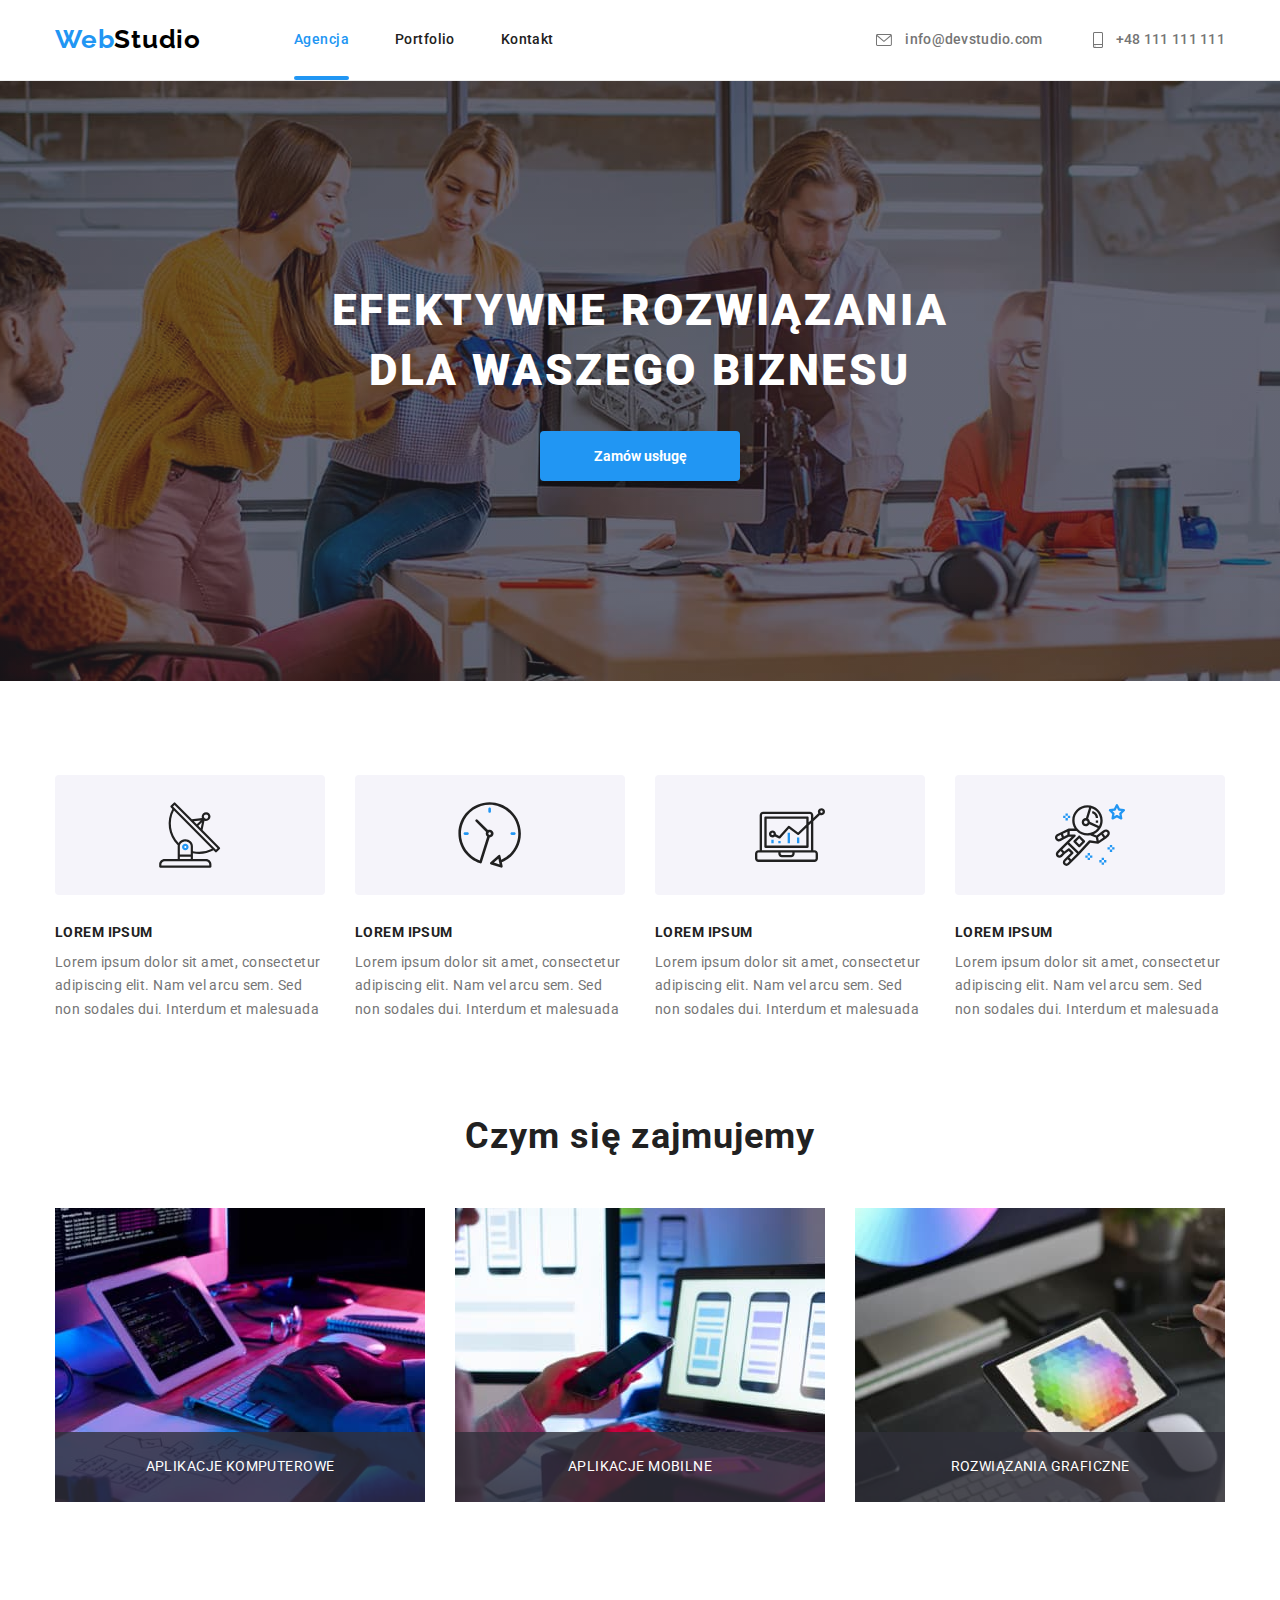
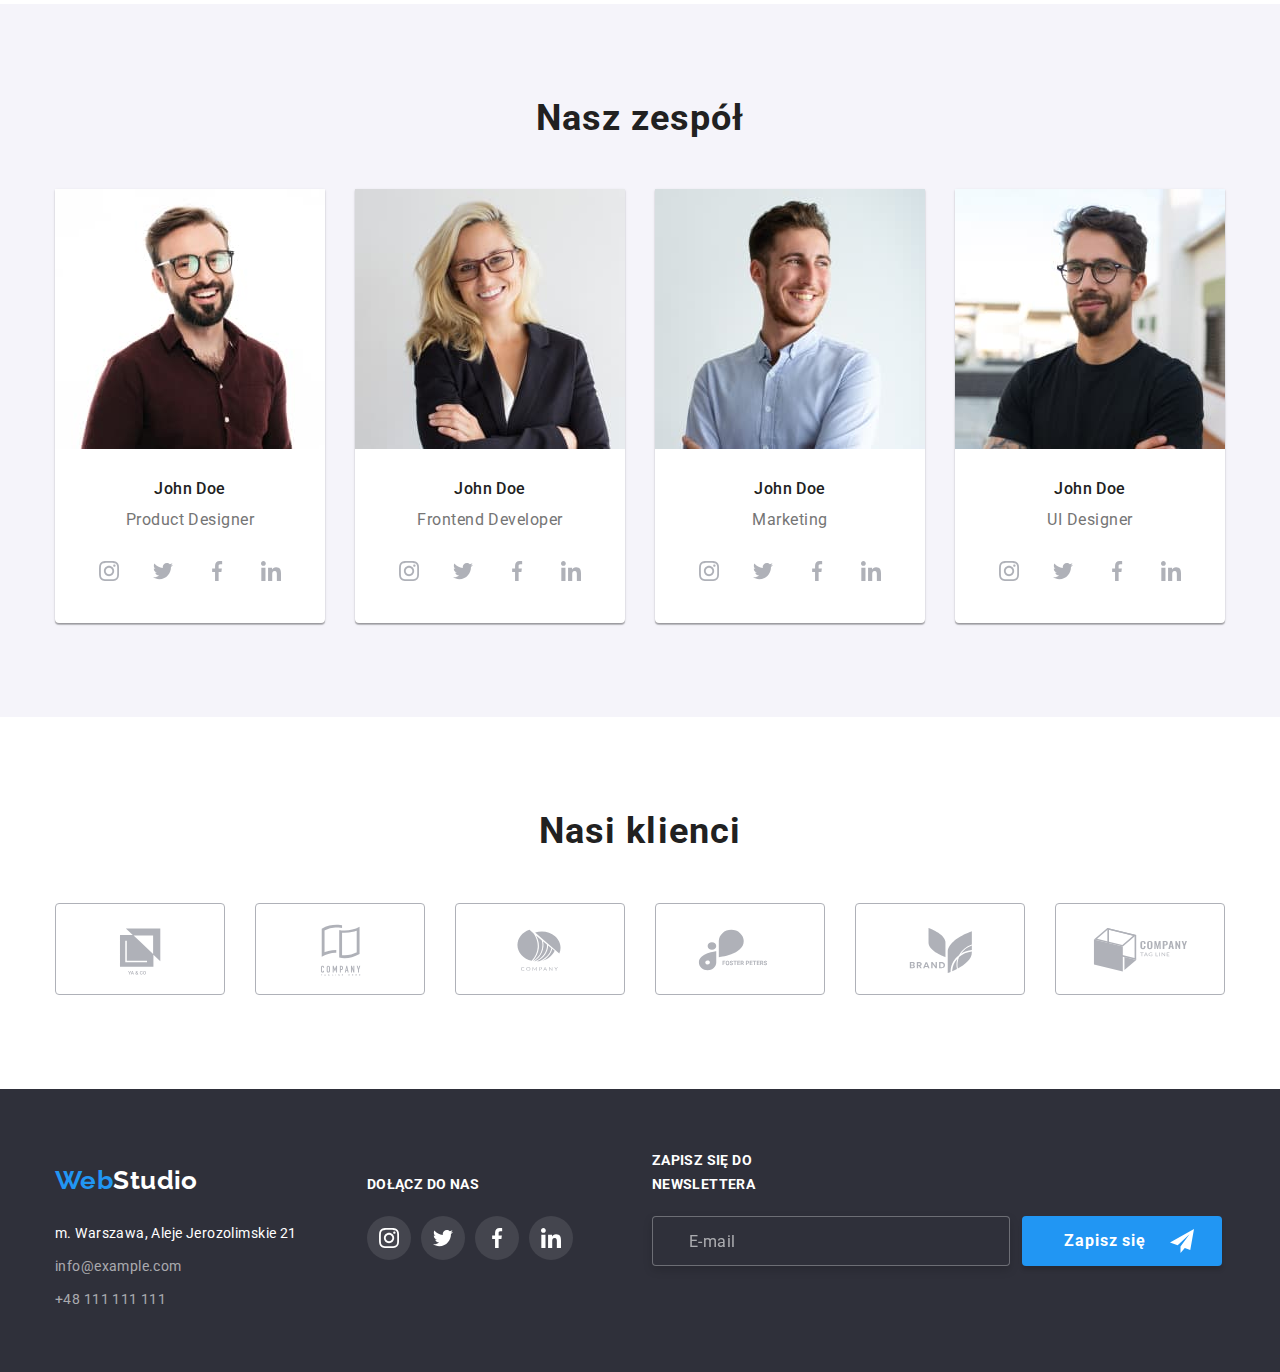
<file: index.html>
<!DOCTYPE html>
<html lang="pl">
  <head>
    <meta charset="utf-8" />
    <title>WebStudio</title>
    <link rel="stylesheet" href="css/modern-normalize.min.css" />
    <link rel="preconnect" href="https://fonts.googleapis.com" />
    <link rel="preconnect" href="https://fonts.gstatic.com" crossorigin />
    <link
      href="https://fonts.googleapis.com/css2?family=Raleway:wght@700&family=Roboto:wght@400;500;700;900&display=swap"
      rel="stylesheet"
    />
    <link rel="stylesheet" href="./css/styles.css" />
  </head>
  <body>
    <header class="header">
      <div class="container head">
        <a class="logo" href="index.html" title="Strona główna"
          ><span class="logo-color">Web</span>Studio</a
        >
        <nav class="nav">
          <ul class="nav-list list">
            <li>
              <a class="nav-link active" href="index.html">Agencja</a>
            </li>
            <li>
              <a class="nav-link" href="portfolio.html">Portfolio</a>
            </li>
            <li>
              <a class="nav-link" href="#">Kontakt</a>
            </li>
          </ul>
        </nav>
        <ul class="contact-list list">
          <li>
            <a class="contact-link" href="mailto:info@devstudio.com"
              ><svg class="nav-icon" width="16" height="12">
                <use href="./images/icons.svg#icon-envelope"></use>
              </svg>
              info@devstudio.com</a
            >
          </li>
          <li>
            <a class="contact-link" href="tel:48111111111">
              <svg class="nav-icon" width="10" height="16">
                <use href="./images/icons.svg#icon-smartphone"></use>
              </svg>
              +48 111 111 111
            </a>
          </li>
        </ul>
      </div>
    </header>
    <main>
      <section class="section top-background">
        <div class="container ">
          <h1 class="top-title">EFEKTYWNE ROZWIĄZANIA DLA WASZEGO BIZNESU</h1>
          <button type="button" class="top-button" data-modal-open>Zamów usługę</button>
        </div>
      </section>
      <section class="section content-list">
        <div class="container">
          <ul class="box list">
            <li>
              <div class="advantage-box">
                <svg class="adventage-icon" width="65.32" height="70">
                  <use href="./images/icons.svg#icon-antenne"></use>
                </svg>
              </div>
              <h3 class="content-title">lorem ipsum</h3>
              <p class="content-text">
                Lorem ipsum dolor sit amet, consectetur adipiscing elit. Nam vel
                arcu sem. Sed non sodales dui. Interdum et malesuada
              </p>
            </li>
            <li>
              <div class="advantage-box">
                <svg class="adventage-icon" width="65.32" height="70">
                  <use href="./images/icons.svg#icon-clock"></use>
                </svg>
              </div>
              <h3 class="content-title">lorem ipsum</h3>
              <p class="content-text">
                Lorem ipsum dolor sit amet, consectetur adipiscing elit. Nam vel
                arcu sem. Sed non sodales dui. Interdum et malesuada
              </p>
            </li>
            <li>
              <div class="advantage-box">
                <svg class="advantage-icon" width="70" height="70">
                  <use href="./images/icons.svg#icon-diagram"></use>
                </svg>
              </div>
              <h3 class="content-title">lorem ipsum</h3>
              <p class="content-text">
                Lorem ipsum dolor sit amet, consectetur adipiscing elit. Nam vel
                arcu sem. Sed non sodales dui. Interdum et malesuada
              </p>
            </li>
            <li>
              <div class="advantage-box">
                <svg class="advantage-icon" width="70" height="70">
                  <use href="./images/icons.svg#icon-astronout1"></use>
                </svg>
              </div>
              <h3 class="content-title">lorem ipsum</h3>
              <p class="content-text">
                Lorem ipsum dolor sit amet, consectetur adipiscing elit. Nam vel
                arcu sem. Sed non sodales dui. Interdum et malesuada
              </p>
            </li>
          </ul>
        </div>
      </section>
      <section class="section job">
        <div class="container">
          <h2 class="secondary-title">Czym się zajmujemy</h2>
          <ul class="job-list list">
            <li class="job-item">
              <img
                src="images/keyboard.jpg"
                alt="picture shows hands typing on a keyboard"
                width="370px"
                height="294px"
              />
              <p class="job-caption">aplikacje komputerowe</p>
            <li class="job-item">
              <img
                src="images/notebook.jpg"
                alt="picture shows hand holding a mobile phone over laptop keyborad"
                width="370px"
                height="294px"
              />
              <p class="job-caption">aplikacje mobilne</p>
            </li>
            <li class="job-item">
              <img
                src="images/tablet.jpg"
                alt="hand holding a tablet over computer keyboard"
                width="370px"
                height="294px"
              />
              <p class="job-caption">rozwiązania graficzne</p>
            </li>
          </ul>
        </div>
      </section>
      <section class="section team-background">
        <div class="container">
          <h2 class="secondary-title">Nasz zespół</h2>
          <ul class="team-list list">
            <li class="team-card">
              <figure>
                <img
                  class="team-img"
                  src="images/product-designer.jpg"
                  alt="man in red shirt with glasses"
                  width="270px"
                  height="260px"
                />
                <figcaption>
                  <h3 class="team-title">John Doe</h3>
                  <span class="team-text">Product Designer</span>
                </figcaption>
              </figure>
              <div class="social-box">
                <ul class="social-media list">
                  <li>
                    <a href="#" class="social-icon-link">
                      <svg class="icon" width="20" height="20">
                        
                        <use href="./images/icons.svg#icon-instagram"></use>
                      </svg>
                    </a>
                  </li>
                  <li>
                    <a href="#" class="social-icon-link">
                      <svg class="icon" width="20" height="20">
                        <use href="./images/icons.svg#icon-twitter"></use>
                      </svg>
                    </a>
                  </li>
                  <li>
                    <a href="#" class="social-icon-link">
                      <svg class="icon" width="20" height="20">
                        <use href="./images/icons.svg#icon-facebook"></use>
                      </svg>
                    </a>
                  </li>
                  <li>
                    <a href="#" class="social-icon-link">
                      <svg class="icon border" width="20" height="20">
                        <use href="./images/icons.svg#icon-linkedin"></use>
                      </svg>
                    </a>
                  </li>
                </ul>
              </div>
            </li>
            <li class="team-card">
              <figure>
                <img
                  class="team-img"
                  src="images/frontened-developer.jpg"
                  alt="woman with long blond hair with glasses"
                  width="270px"
                  height="260px"
                />
                <figcaption>
                  <h3 class="team-title">John Doe</h3>
                  <span class="team-text">Frontend Developer</span>
                </figcaption>
              </figure>
              <div class="social-box">
                <ul class="social-media list">
                  <li>
                    <a href="#" class="social-icon-link">
                      <svg class="icon" width="20" height="20">
                        <use href="./images/icons.svg#icon-instagram"></use>
                      </svg>
                    </a>
                  </li>
                  <li>
                    <a href="#" class="social-icon-link">
                      <svg class="icon" width="20" height="20">
                        <use href="./images/icons.svg#icon-twitter"></use>
                      </svg>
                    </a>
                  </li>
                  <li>
                    <a href="#" class="social-icon-link">
                      <svg class="icon" width="20" height="20">
                        <use href="./images/icons.svg#icon-facebook"></use>
                      </svg>
                    </a>
                  </li>
                  <li>
                    <a href="#" class="social-icon-link">
                      <svg class="icon border" width="20" height="20">
                        <use href="./images/icons.svg#icon-linkedin"></use>
                      </svg>
                    </a>
                  </li>
                </ul>
              </div>
            </li>
            <li class="team-card">
              <figure>
                <img
                  class="team-img"
                  src="images/marketing-specialist.jpg"
                  alt="man in blue shirt with short brown hair"
                  width="270px"
                  height="260px"
                />
                <figcaption>
                  <h3 class="team-title">John Doe</h3>
                  <span class="team-text">Marketing</span>
                </figcaption>
              </figure>
              <div class="social-box">
                <ul class="social-media list">
                  <li>
                    <a href="#" class="social-icon-link">
                      <svg class="icon" width="20" height="20">
                        <use href="./images/icons.svg#icon-instagram"></use>
                      </svg>
                    </a>
                  </li>
                  <li>
                    <a href="#" class="social-icon-link">
                      <svg class="icon" width="20" height="20">
                        <use href="./images/icons.svg#icon-twitter"></use>
                      </svg>
                    </a>
                  </li>
                  <li>
                    <a href="#" class="social-icon-link">
                      <svg class="icon" width="20" height="20">
                        <use href="./images/icons.svg#icon-facebook"></use>
                      </svg>
                    </a>
                  </li>
                  <li>
                    <a href="#" class="social-icon-link">
                      <svg class="icon border" width="20" height="20">
                        <use href="./images/icons.svg#icon-linkedin"></use>
                      </svg>
                    </a>
                  </li>
                </ul>
              </div>
            </li>
            <li class="team-card">
              <figure>
                <img
                  class="team-img"
                  src="images/ui-designer.jpg"
                  alt="man in black shirt with glasses"
                  width="270px"
                  height="260px"
                />
                <figcaption>
                  <h3 class="team-title">John Doe</h3>
                  <span class="team-text">UI Designer</span>
                </figcaption>
              </figure>
              <div class="social-box">
                <ul class="social-media list">
                  <li>
                    <a href="#" class="social-icon-link">
                      <svg class="icon" width="20" height="20">
                        <use href="./images/icons.svg#icon-instagram"></use>
                      </svg>
                    </a>
                  </li>
                  <li>
                    <a href="#" class="social-icon-link">
                      <svg class="icon" width="20" height="20">
                        <use href="./images/icons.svg#icon-twitter"></use>
                      </svg>
                    </a>
                  </li>
                  <li>
                    <a href="#" class="social-icon-link">
                      <svg class="icon" width="20" height="20">
                        <use href="./images/icons.svg#icon-facebook"></use>
                      </svg>
                    </a>
                  </li>
                  <li>
                    <a href="#" class="social-icon-link">
                      <svg class="icon" width="20" height="20">
                        <use href="./images/icons.svg#icon-linkedin"></use>
                      </svg>
                    </a>
                  </li>
                </ul>
              </div>
            </li>
          </ul>
        </div>
      </section>
      <section class="section">
        <div class="container">
          <h2 class="secondary-title">Nasi klienci</h2>
          <div class="client list">
              <a href="#" class="client-link">
                <svg class="client-icon" width="106px" height="60">
                  <use href="./images/icons.svg#icon-ya-co"></use>
                </svg>
              </a>
              <a href="#" class="client-link">
                <svg class="client-icon" width="106px" height="60">
                  <use href="./images/icons.svg#icon-tagline-here"></use>
                </svg>
              </a>
              <a href="#" class="client-link">
                <svg class="client-icon" width="106px" height="60">
                  <use href="./images/icons.svg#icon-company"></use>
                </svg>
              </a>
              <a href="#" class="client-link">
                <svg class="client-icon" width="106px" height="60">
                  <use href="./images/icons.svg#icon-foster"></use>
                </svg>
              </a>
              <a href="#" class="client-link">
                <svg class="client-icon" width="106px" height="60">
                  <use href="./images/icons.svg#icon-brand"></use>
                </svg>
              </a>
              <a href="#" class="client-link">
                <svg class="client-icon" width="106px" height="60">
                  <use href="./images/icons.svg#icon-tag-line"></use>
                </svg>
              </a>
        </div>
      </section>
    </main>
    <footer class="footer">
      <div class="container">
        <div class="footer-box">
          <div>
        <a class="logo-footer" href="index.html" title="Strona główna"
          ><span class="logo-color">Web</span>Studio</a>
        <address>
          <ul class="list">
            <li class="footer-item">
              <a class="footer-address">m. Warszawa, Aleje Jerozolimskie 21</a>
            </li>
            <li class="footer-item">
              <a class="address-link" href="mailto:info@example.com">
                info@example.com</a
              >
            </li>
            <li>
              <a class="address-link tel" href="tel:48111111111">+48 111 111 111</a>
            </li>
          </ul>
        </address>
      </div>
          <div class="join-us-box">
          <p class="join-us">Dołącz do nas</p>
          <ul class="footer-icon-list">
            <li>
              <a href="#" class="footer-icon-link">
                <svg class="icon-footer" width="20" height="20">
                  <use href="./images/icons.svg#icon-instagram"></use>
                </svg>
              </a>
            </li>
            <li>
              <a href="#" class="footer-icon-link">
                <svg class="icon-footer" width="20" height="20">
                  <use href="./images/icons.svg#icon-twitter"></use>
                </svg>
              </a>
            </li>
            <li>
              <a href="#" class="footer-icon-link">
                <svg class="icon-footer" width="20" height="20">
                  <use href="./images/icons.svg#icon-facebook"></use>
                </svg>
              </a>
            </li>
            <li>
              <a href="#" class="footer-icon-link">
                <svg class="icon-footer" width="20" height="20">
                  <use href="./images/icons.svg#icon-linkedin"></use>
                </svg>
              </a>
            </li>
          </ul>
          </div>
          <div class="footer-form">
          <p class="join-us">zapisz się do newslettera</p>
        <form class="mail">
          <label>
            <input type="email" name="email" class="mail-input" placeholder="E-mail" />
          </label>
          <button class="mail-btn" type="submit">  
          <span class="mail-btn-name">Zapisz się</span>  
          <svg class="btn-newsletter-icon"><use href="./images/icons.svg#icon-send"></use></svg>
        </button>
        </form>
          </div>
        </div>
    </footer>
    <div class="backdrop is-hidden" data-modal>
      <div class="modal">
        <button type="button" class="btn-close" data-modal-close>
          <svg class="btn-close-icon" width="11" height="11">
            <use href="./images/icons.svg#btn-close-icon"></use>
          </svg>
        </button>
        
    <p class="modal-header">Zostaw swoje dane w formularzu poniżej</p>

    <form class="modal-form">
      <label class="label" for="name">Imię</label>
      <div class="form-container">
        <input type="text" name="name" id="name" class="modal-input" />
        <svg class="modal-form-icon" width="12" height="12">
          <use href="./images/icons.svg#icon-name"></use>
        </svg>
      </div>
      <label class="label" for="tel">Telefon</label>
      <div class="form-container">
        <input type="tel" name="tel" id="tel" class="modal-input" />
      <svg class="modal-form-icon" width="13" height="13">
      <use href="./images/icons.svg#icon-tel"></use>
    </svg>
      </div>
      <label class="label" for="mail">Email</label>
      <div class="form-container">
        <input type="text" name="mail" id="mail" class="modal-input" />
      <svg class="modal-form-icon" width="15" height="12">
      <use href="./images/icons.svg#icon-mail"></use>
    </svg>
      </div>
    <label class="label" for="comment">Komentarz</label>
    <div class="form-container">
    <textarea name="comment" width="448" height="120" class="modal-comment" placeholder="Wprowadź tekst"></textarea>
  </div>

  <div class="checkbox">
    <input type="checkbox" name="check" id="check" class="accept-form visually-hidden" required>
    <label class="checkbox-icon" for="check">
    </label>
    <label class="checkbox-text">
      <span class="declaration">Oświadczam iż akceptuję<a href class="link-decoration">Regulamin</a>i<a href class="link-decoration">Politykę Prywatności.</a></span>
  </div>
         <button type="submit" class="modal-submit-btn">Wyślij</button>
        </form>
      </div>
    </div>

      <script src="./js/modal.js"></script>
  </body>
</html>
</file>
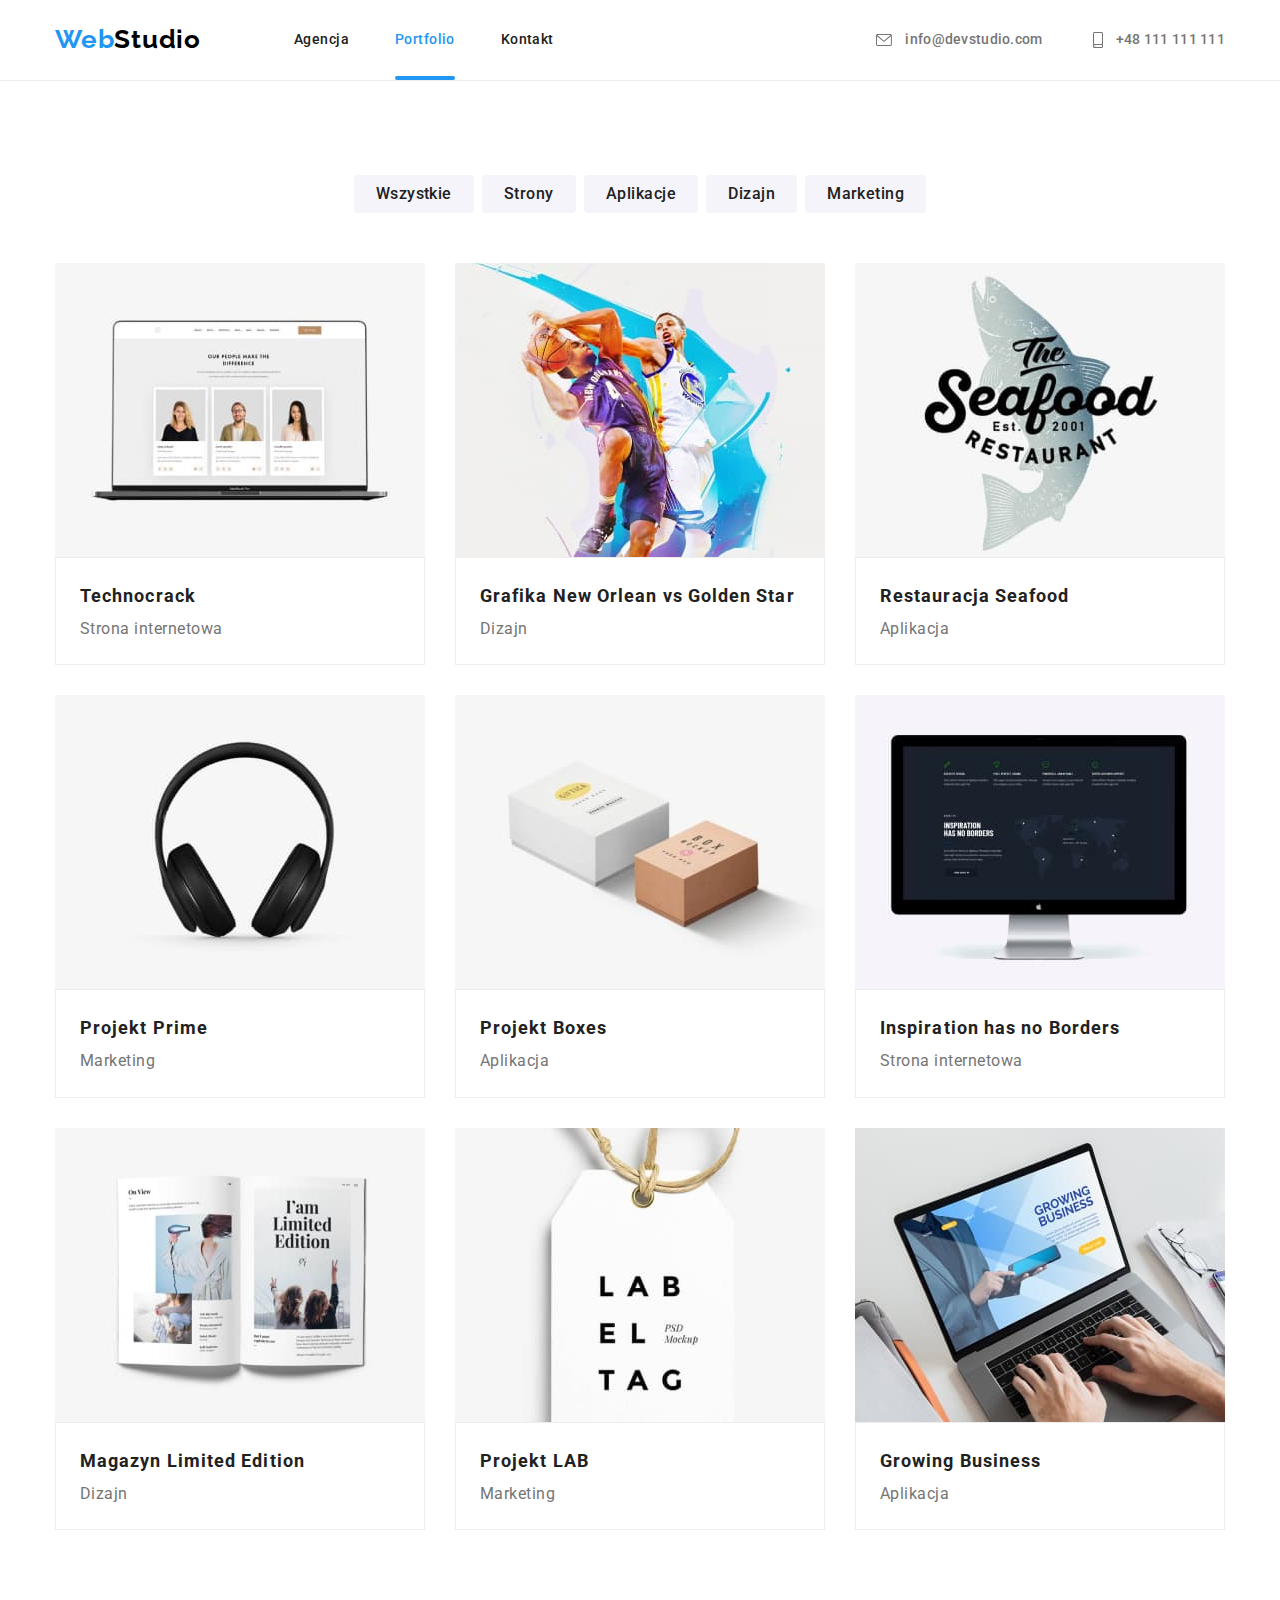
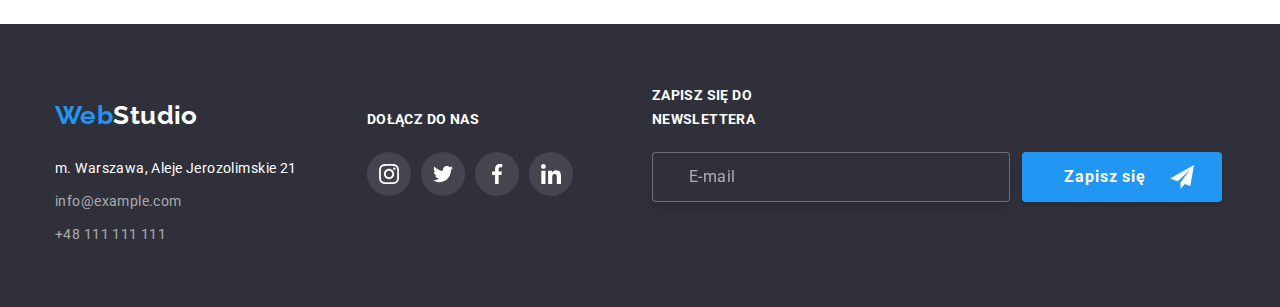
<file: portfolio.html>
<!DOCTYPE html>
<html lang="pl">
  <head>
    <meta charset="utf-8" />
    <title>WebStudio</title>
    <link rel="stylesheet" href="css/modern-normalize.min.css" />
    <link rel="preconnect" href="https://fonts.googleapis.com" />
    <link rel="preconnect" href="https://fonts.gstatic.com" crossorigin />
    <link
      href="https://fonts.googleapis.com/css2?family=Raleway:wght@700&family=Roboto:wght@400;500;700;900&display=swap"
      rel="stylesheet"
    />
    <link rel="stylesheet" href="./css/styles.css" />
  </head>
  <body>
    <header class="header">
      <div class="container head">
        <a class="logo" href="index.html" title="Strona główna"
          ><span class="logo-color">Web</span>Studio</a
        >
        <nav class="nav">
          <ul class="nav-list list">
            <li>
              <a class="nav-link" href="index.html">Agencja</a>
            </li>
            <li>
              <a class="nav-link active" href="portfolio.html">Portfolio</a>
            </li>
            <li>
              <a class="nav-link" href="#">Kontakt</a>
            </li>
          </ul>
        </nav>
        <ul class="contact-list list">
          <li>
            <a class="contact-link" href="mailto:info@devstudio.com"
              ><svg class="nav-icon" width="16" height="12">
                <use href="./images/icons.svg#icon-envelope"></use>
              </svg>
              info@devstudio.com</a
            >
          </li>
          <li>
            <a class="contact-link" href="tel:48111111111">
              <svg class="nav-icon" width="10" height="16">
                <use href="./images/icons.svg#icon-smartphone"></use>
              </svg>
              +48 111 111 111
            </a>
          </li>
        </ul>
      </div>
    </header>
    <main>
      <section class="section">
        <div class="container">
          <ul class="button-list list">
            <li>
              <button type="button" class="filter-button">Wszystkie</button>
            </li>
            <li>
              <button type="button" class="filter-button">Strony</button>
            </li>
            <li>
              <button type="button" class="filter-button">Aplikacje</button>
            </li>
            <li>
              <button type="button" class="filter-button">Dizajn</button>
            </li>
            <li>
              <button type="button" class="filter-button">Marketing</button>
            </li>
          </ul>
        </div>
        <div class="container">
          <ul class="grid list">
            <li class="grid-item" tabindex="0">
              <figure>
                <div class="img-container">
                <img
                  class="no-gap"
                  src="./images/technocrack.jpg"
                  alt="laptop with an open website"
                  width="370px"
                  height="294px"
                />
                <p class="card-description">Technocrack jest popularną platformą wykorzystywaną do rozpowszechniania koronawirusa. Firmy wykorzystują tę platformę do celów szpiegowskich i ataków na niezabezpieczone serwery konkurencji</p>
              </div>
                <figcaption class="photo-border">
                  <h3 class="photo-title">Technocrack</h3>
                  <span class="photo-description">Strona internetowa</span>
                </figcaption>
              </figure>
            </li>
            <li class="grid-item" tabindex="0">
              <figure>
                <div class="img-container">
                <img
                  class="no-gap"
                  src="./images/new-orlean.jpg"
                  alt="two men playing basketball"
                  width="370px"
                  height="294px"
                />
                <p class="card-description">Technocrack jest popularną platformą wykorzystywaną do rozpowszechniania koronawirusa. Firmy wykorzystują tę platformę do celów szpiegowskich i ataków na niezabezpieczone serwery konkurencji</p>
              </div>
                <figcaption class="photo-border">
                  <h3 class="photo-title">Grafika New Orlean vs Golden Star</h3>
                  <span class="photo-description">Dizajn</span>
                </figcaption>
              </figure>
            </li>
            <li class="grid-item" tabindex="0">
              <figure>
                <div class="img-container">
                <img
                  class="no-gap"
                  src="./images/restaurant-seafood.jpg"
                  alt="logo with fish of seafood restaurant"
                  width="370px"
                  height="294px"
                />
                <p class="card-description">Technocrack jest popularną platformą wykorzystywaną do rozpowszechniania koronawirusa. Firmy wykorzystują tę platformę do celów szpiegowskich i ataków na niezabezpieczone serwery konkurencji</p>
              </div>
                <figcaption class="photo-border">
                  <h3 class="photo-title">Restauracja Seafood</h3>
                  <span class="photo-description">Aplikacja</span>
                </figcaption>
              </figure>
            </li>
            <li class="grid-item" tabindex="0">
              <figure>
                <div class="img-container">
                <img
                  class="no-gap"
                  src="./images/project-prime.jpg"
                  alt="earphones"
                  width="370px"
                  height="294px"
                />
                <p class="card-description">Technocrack jest popularną platformą wykorzystywaną do rozpowszechniania koronawirusa. Firmy wykorzystują tę platformę do celów szpiegowskich i ataków na niezabezpieczone serwery konkurencji</p>
              </div>
              </figure>
              <figcaption class="photo-border">
                <h3 class="photo-title">Projekt Prime</h3>
                <span class="photo-description">Marketing</span>
              </figcaption>
            </li>
            <li class="grid-item" tabindex="0">
              <figure>
                <div class="img-container">
                <img
                  class="no-gap"
                  src="./images/project-boxes.jpg"
                  alt="smaller and larger box"
                  width="370px"
                  height="294px"
                />
                <p class="card-description">Technocrack jest popularną platformą wykorzystywaną do rozpowszechniania koronawirusa. Firmy wykorzystują tę platformę do celów szpiegowskich i ataków na niezabezpieczone serwery konkurencji</p>
              </div>
              </figure>
              <figcaption class="photo-border">
                <h3 class="photo-title">Projekt Boxes</h3>
                <span class="photo-description">Aplikacja</span>
              </figcaption>
            </li>
            <li class="grid-item" tabindex="0">
              <figure>
                <div class="img-container">
                <img
                  class="no-gap"
                  src="./images/inspiration.jpg"
                  alt="computer monitor with an open web page"
                  width="370px"
                  height="294px"
                />
                <p class="card-description">Technocrack jest popularną platformą wykorzystywaną do rozpowszechniania koronawirusa. Firmy wykorzystują tę platformę do celów szpiegowskich i ataków na niezabezpieczone serwery konkurencji</p>
              </div>
                <figcaption class="photo-border">
                  <h3 class="photo-title">Inspiration has no Borders</h3>
                  <span class="photo-description">Strona internetowa</span>
                </figcaption>
              </figure>
            </li>
            <li class="grid-item" tabindex="0">
              <figure>
                <div class="img-container">
                <img
                  class="no-gap"
                  src="./images/magazine.jpg"
                  alt="newspaper of the limited edition"
                  width="370px"
                  height="294px"
                /> 
                <p class="card-description">Technocrack jest popularną platformą wykorzystywaną do rozpowszechniania koronawirusa. Firmy wykorzystują tę platformę do celów szpiegowskich i ataków na niezabezpieczone serwery konkurencji</p>
              </div>
                <figcaption class="photo-border">
                  <h3 class="photo-title">Magazyn Limited Edition</h3>
                  <span class="photo-description">Dizajn</span>
                </figcaption>
              </figure>
            </li>
            <li class="grid-item" tabindex="0">
              <figure>
                <div class="img-container">
                <img
                  class="no-gap"
                  src="./images/project-lab.jpg"
                  alt="paper pendant with a string"
                  width="370px"
                  height="294px"
                />
                <p class="card-description">Technocrack jest popularną platformą wykorzystywaną do rozpowszechniania koronawirusa. Firmy wykorzystują tę platformę do celów szpiegowskich i ataków na niezabezpieczone serwery konkurencji</p>
              </div>
                <figcaption class="photo-border">
                  <h3 class="photo-title">Projekt LAB</h3>
                  <span class="photo-description">Marketing</span>
                </figcaption>
              </figure>
            </li>
            <li class="grid-item" tabindex="0">
              <figure>
                <div class="img-container">
                <img
                  class="no-gap"
                  src="./images/growing-business.jpg"
                  alt="fingers typing on laptop keyboard"
                  width="370px"
                  height="294px"
                /> 
                <p class="card-description">Technocrack jest popularną platformą wykorzystywaną do rozpowszechniania koronawirusa. Firmy wykorzystują tę platformę do celów szpiegowskich i ataków na niezabezpieczone serwery konkurencji</p>
              </div>
                <figcaption class="photo-border">
                  <h3 class="photo-title">Growing Business</h3>
                  <span class="photo-description">Aplikacja</span>
                </figcaption>
              </figure>
            </li>
          </ul>
        </div>
      </section>
    </main>
    <footer class="footer">
      <div class="container">
        <div class="footer-box">
          <div>
        <a class="logo-footer" href="index.html" title="Strona główna"
          ><span class="logo-color">Web</span>Studio</a>
        <address>
          <ul class="list">
            <li class="footer-item">
              <a class="footer-address">m. Warszawa, Aleje Jerozolimskie 21</a>
            </li>
            <li class="footer-item">
              <a class="address-link" href="mailto:info@example.com">
                info@example.com</a
              >
            </li>
            <li>
              <a class="address-link tel" href="tel:48111111111">+48 111 111 111</a>
            </li>
          </ul>
        </address>
      </div>
          <div class="join-us-box">
          <p class="join-us">Dołącz do nas</p>
          <ul class="footer-icon-list">
            <li>
              <a href="#" class="footer-icon-link">
                <svg class="icon-footer" width="20" height="20">
                  <use href="./images/icons.svg#icon-instagram"></use>
                </svg>
              </a>
            </li>
            <li>
              <a href="#" class="footer-icon-link">
                <svg class="icon-footer" width="20" height="20">
                  <use href="./images/icons.svg#icon-twitter"></use>
                </svg>
              </a>
            </li>
            <li>
              <a href="#" class="footer-icon-link">
                <svg class="icon-footer" width="20" height="20">
                  <use href="./images/icons.svg#icon-facebook"></use>
                </svg>
              </a>
            </li>
            <li>
              <a href="#" class="footer-icon-link">
                <svg class="icon-footer" width="20" height="20">
                  <use href="./images/icons.svg#icon-linkedin"></use>
                </svg>
              </a>
            </li>
          </ul>
          </div>
          <div class="footer-form">
          <p class="join-us">zapisz się do newslettera</p>
        <form class="mail">
          <label>
            <input type="email" name="email" class="mail-input" placeholder="E-mail" />
          </label>
          <button class="mail-btn" type="submit">  
          <span class="mail-btn-name">Zapisz się</span>  
          <svg class="btn-newsletter-icon"><use href="./images/icons.svg#icon-send"></use></svg>
        </button>
        </form>
          </div>
        </div>
    </footer>
  </body>
</html>
</file>
<file: css/styles.css>
/* TAG SELECTORS STYLES */

p,
ul,
h1,
h2,
h3,
ul,
figure {
  margin: 0;
}

ul {
  margin: 0;
  padding: 0;
}

main {
  text-align: center;
}

[tabindex="0"]:focus {
  outline: none;
}

svg {
  vertical-align: middle;
}

/* GENERAL SETTINGS*/

.advantage-box {
  display: flex;
  justify-content: center;
  align-items: center;
  height: 120px;
  width: 270px;
  border-radius: 4px;
  background: var(--brand-background-light);
  margin-bottom: 30px;
}

.container {
  max-width: 1200px;
  width: 100%;
  margin: 0 auto;
  padding: 0 15px;
}

.section {
  padding-top: 94px;
  padding-bottom: 94px;
}

.list {
  list-style: none;
}

/*COMMON*/

:root {
  /* Grid */
  --element-in-row: 3;
  /* Font */
  --main-font: "Roboto", sans-serif;
  --secondary-font: "Raleway", sans-serif;
  /* Text colors */
  --brand-color-black: #212121;
  --brand-color-grey: #757575;
  --brand-color-white: #fff;
  --brand-color-blue: #2196f3;
  /* Background colors */
  --brand-background-light: #f5f4fa;
  --brand-background-dark: #2f303a;
  --brand-background-white: var(--brand-color-white);
  --photo-backround-white: #eeeeee;
  /* Icon background colors */
  --icon-background-color-light-grey: #afb1b8;
}

/* BODY-COMMON */

body {
  font-family: var(--main-font);
  color: var(--brand-color-black);
  line-height: 1.71;
  letter-spacing: 0.03em;
  font-size: 14px;
}

/* HEADER-COMMON */

.header {
  color: var(--brand-background-white);
  padding: 24px 0 25px;
  border-bottom: 1px solid #ececec;
  display: flex;
  align-items: center;
  margin: auto;
}

.head {
  display: flex;
  align-items: center;
}

.logo {
  font-family: var(--secondary-font);
  font-weight: 700;
  font-size: 26px;
  line-height: 1.2;
  letter-spacing: 0.03em;
  text-decoration: none;
  color: #000;
  margin-right: 93px;
}

.logo-color {
  color: var(--brand-color-blue);
}

.nav-list {
  gap: 46px;
  justify-content: space-between;
}

.nav-list,
.contact-list {
  display: flex;
}

.nav-link {
  font-family: var(--main-font);
  color: var(--brand-color-black);
  text-decoration: none;
  font-size: 14px;
  font-weight: 500;
  line-height: 1.14;
  position: relative;

  transition: color 250ms cubic-bezier(0.4, 0, 0.2, 1);
  position: relative;
}

.nav-link:is(:hover, :focus, ) {
  color: var(--brand-color-blue);
}

.contact-list {
  margin-left: auto;
  gap: 50px;
  align-items: center;
}

.contact-link {
  font-family: var(--main-font);
  color: var(--brand-color-grey);
  font-size: 14px;
  line-height: 1.14;
  font-weight: 500;
  letter-spacing: 0.02em;
  text-decoration: none;
  align-items: center;

  transition: color 250ms cubic-bezier(0.4, 0, 0.2, 1);
}

.contact-link:is(:hover, :focus, ) {
  color: var(--brand-color-blue);
}

.nav-icon {
  background-color: var(--brand-color-white);
  fill: var(--brand-color-grey);
  margin-right: 10px;

  transition: fill 250ms cubic-bezier(0.4, 0, 0.2, 1),
    background-color 250ms cubic-bezier(0.4, 0, 0.2, 1);
}

.nav-icon:is(:hover, :focus, ) {
  color: var(--brand-color-blue);
  fill: currentColor;
}

.contact-link:is(:hover, :focus, ) > svg {
  fill: var(--brand-color-blue);
}

.nav-link.active::after {
  content: "";
  position: absolute;
  display: block;
  width: 100%;
  height: 4px;
  fill: solid var(--brand-color-blue);
  border-radius: 2px;
  top: 45px;
  background-color: var(--brand-color-blue);
  color: var(--brand-color-blue);
}

.nav-link.active {
  color: var(--brand-color-blue);
}

/*INDEX.HTML*/

/* Section main*/

.box {
  display: flex;
  justify-content: space-between;
}

.top-background {
  background-color: var(--brand-background-dark);
  background-image: linear-gradient(
      to right,
      rgba(47, 48, 58, 0.4),
      rgba(47, 48, 58, 0.4)
    ),
    url(../images/background.jpg);
  background-repeat: no-repeat;
  background-position: center;
  padding-top: 200px;
  padding-bottom: 200px;
  margin: 0 auto;
}

.top-title {
  width: 696px;
  color: var(--brand-color-white);
  font-weight: 900;
  font-size: 44px;
  letter-spacing: 0.06em;
  text-transform: uppercase;
  margin: 0px auto;
  margin-bottom: 30px;
  line-height: 1.3636;
}

.top-button {
  display: block;
  color: var(--brand-color-white);
  background-color: var(--brand-color-blue);
  box-shadow: 0px 4px 4px rgba(0, 0, 0, 0.15);
  font-weight: 700;
  line-height: 1.9;
  width: 200px;
  height: 50px;
  border-radius: 4px;
  cursor: pointer;
  border: none;
  padding: 0;
  margin: 0 auto;
  margin-top: 30px;

  transition: color 250ms cubic-bezier(0.4, 0, 0.2, 1),
    background-color 250ms cubic-bezier(0.4, 0, 0.2, 1),
    box-shadow 250ms cubic-bezier(0.4, 0, 0.2, 1);
}

.top-button:is(:hover, :focus) {
  color: var(--brand-color-blue);
  background-color: var(--brand-color-white);
}

.secondary-title {
  color: var(--brand-color-black);
  font-weight: 700;
  font-size: 36px;
  line-height: 1.16;
  text-align: center;
  letter-spacing: 0.03em;
  margin-bottom: 50px;
}

/* Section content list*/

.content-title {
  font-weight: 700;
  font-size: 14px;
  line-height: 1.1;
  text-transform: uppercase;
  margin-bottom: 10px;
}

.content-text {
  font-size: 14px;
  line-height: 1.7;
  color: var(--brand-color-grey);
  width: 270px;
  margin-right: 30px;
}

.content-list {
  text-align: start;
  gap: 30px;
  flex-wrap: wrap;
}

.job {
  padding-top: 0;
}

.job-list {
  display: flex;
  justify-content: space-between;
  column-gap: 30px;
}

.job-item {
  display: block;
  column-gap: 30px;
  position: relative;
}

.job-caption {
  position: absolute;
  display: block;
  text-align: center;
  color: var(--brand-color-white);
  background-color: rgba(47, 48, 58, 0.8);
  line-height: 1.14;
  width: 100%;
  padding: 27px;
  top: 224px;
  text-transform: uppercase;
}

/* Section team */

.team-background {
  background-color: var(--brand-background-light);
}

.team-card {
  background-color: var(--brand-color-white);
  box-shadow: 0px 1px 3px rgba(0, 0, 0, 0.12), 0px 1px 1px rgba(0, 0, 0, 0.14),
    0px 2px 1px rgba(0, 0, 0, 0.2);
  border-radius: 0px 0px 4px 4px;
}

.team-title {
  color: var(--brand-color-black);
  font-weight: 500;
  line-height: 1.2;
  letter-spacing: 0.03em;
  padding-top: 30px;
  padding-bottom: 10px;
}

.team-text {
  color: var(--brand-color-grey);
  line-height: 1.2;
  letter-spacing: 0.03em;
  font-size: 16px;
  line-height: 19px;
}

.team-img {
  display: block;
  max-width: 100%;
  height: auto;
}

.team-list {
  display: flex;
  justify-content: space-between;
  text-align: center;
}

/*Social Icons Container */

.social-box {
  padding: 16px 32px 30px 32px;
}

.social-media {
  display: flex;
  justify-content: center;
  column-gap: 10px;
}

.social-icon-link {
  border-radius: 50%;
  width: 44px;
  height: 44px;
  align-items: center;
  justify-content: center;
  display: flex;

  transition: background-color 250ms cubic-bezier(0.4, 0, 0.2, 1);
}

.icon {
  fill: var(--icon-background-color-light-grey);
}

.social-icon-link:hover,
.social-icon-link:focus {
  background-color: var(--brand-color-blue);
}

.social-icon-link:is(:hover, :focus) > svg {
  fill: var(--brand-color-white);
}

/*Section Our Clients*/

.client {
  display: flex;
  justify-content: center;
  column-gap: 30px;
}

.client-icon {
  fill: var(--icon-background-color-light-grey);
  background-color: var(--brand-color-white);

  transition: fill 250ms cubic-bezier(0.4, 0, 0.2, 1);
}

.client-link {
  border-radius: 4px;
  border: 1px solid var(--icon-background-color-light-grey);
  width: 170px;
  height: 92px;
  padding-top: 17.71px;
  padding-right: 32px;
  padding-bottom: 14.25px;
  padding-left: 32px;

  transition: border-color 250ms cubic-bezier(0.4, 0, 0.2, 1);
}

.client-link:hover,
.client-link:focus {
  border-color: var(--brand-color-blue);
}

.client-icon:hover,
.client-icon:focus {
  fill: var(--brand-color-blue);
}

.client-link:is(:hover, :focus) > svg {
  fill: var(--brand-color-blue);
}

/* PORTFOLIO.HTML*/

/*GRID*/

.grid {
  align-items: center;
  gap: 30px;
  flex-wrap: wrap;
  display: flex;
}

.grid-item {
  flex-basis: calc(100%- (var(--element-in-row)-1 * var(--gap))) /
    var(--element-in-row);

  transition: color 250ms cubic-bezier(0.4, 0, 0.2, 1);
}

.grid-item:hover,
.grid-item:focus {
  box-shadow: 0px 1px 1px rgba(0, 0, 0, 0.12), 0px 4px 4px rgba(0, 0, 0, 0.06),
    1px 4px 6px rgba(0, 0, 0, 0.16);
}

.filter-button {
  font-family: var(--main-font);
  background-color: var(--brand-background-light);
  color: var(--brand-color-black);
  font-weight: 500;
  font-style: normal;
  font-size: 16px;
  line-height: 1.6;
  letter-spacing: 0.03em;
  cursor: pointer;
  border: none;
  outline: none;
  border-radius: 4px;
  padding: 6px 22px;

  transition: color 250ms cubic-bezier(0.4, 0, 0.2, 1),
    background-color 250ms cubic-bezier(0.4, 0, 0.2, 1),
    box-shadow 250ms cubic-bezier(0.4, 0, 0.2, 1);
}

.filter-button:is(:hover, :focus, ) {
  color: var(--brand-color-white);
  background-color: var(--brand-color-blue);
  box-shadow: 0px 3px 1px rgba(0, 0, 0, 0.1), 0px 1px 2px rgba(0, 0, 0, 0.08),
    0px 2px 2px rgba(0, 0, 0, 0.12);
}

.button-list {
  flex-wrap: wrap;
  display: flex;
  column-gap: 8px;
  justify-content: center;
  padding-bottom: 50px;
}

.photo-title {
  font-family: var(--main-font);
  font-weight: 700;
  font-size: 18px;
  line-height: 2;
  letter-spacing: 0.06em;
}

.photo-description {
  font-family: var(--main-font);
  font-size: 16px;
  line-height: 1.9;
  letter-spacing: 0.03em;
  color: var(--brand-color-grey);
}

.no-gap {
  display: block;
}

.photo-border {
  background-color: var(--brand-background-white);
  border: 1px solid #eeeeee;
  padding-left: 24px;
  padding-right: 24px;
  padding-bottom: 20px;
  padding-top: 20px;
  text-align: start;
}

.card-description {
  margin: 0;
  position: absolute;
  left: 0;
  right: 0;
  top: 0;
  bottom: 0;
  background: rgba(33, 150, 243, 0.9);
  color: var(--brand-color-white);
  padding-top: 49px;
  padding-left: 24px;
  padding-right: 45px;
  padding-bottom: 49px;
  text-align: start;
  font-size: 18px;
  line-height: 1, 55;
  letter-spacing: 0, 03;

  transform: translateY(100%);
  transition: transform 250ms cubic-bezier(0.4, 0, 0.2, 1);
}

.img-container {
  position: relative;
  overflow: hidden;
}

.img-container > img {
  display: block;
  width: 100%;
  height: 100%;
  object-fit: cover;
}

.grid-item:is(:hover, :focus, ) .card-description {
  transform: translateY(0);
  cursor: pointer;
}

/* FOOTER-COMMON*/

.footer {
  background-color: var(--brand-background-dark);
  text-align: start;
  padding-top: 60px;
  padding-bottom: 60px;
}

.footer-box {
  display: flex;
  align-items: baseline;
}

.logo-footer {
  font-family: var(--secondary-font);
  color: var(--brand-color-white);
  font-weight: 700;
  font-size: 26px;
  display: inline-block;
  margin-bottom: 20px;
  text-decoration: none;
}

.footer-item {
  padding-bottom: 9px;
}

.address {
  display: flex;
}

.footer-address {
  color: var(--brand-color-white);
  font-style: normal;
  font-size: 14px;
  line-height: 1.7;
  letter-spacing: 0.03em;
}

.footer .address-link {
  color: rgba(255, 255, 255, 0.6);
  text-decoration: none;
  font-style: normal;

  transition: color 250ms cubic-bezier(0.4, 0, 0.2, 1);
}

.footer .address-link:is(:hover, :focus, ) {
  color: var(--brand-color-blue);
}

.join-us-box {
  margin-left: 70px;
}

.footer-icon-list {
  display: flex;
  list-style: none;
  column-gap: 10px;
}

.icon-footer {
  fill: var(--brand-color-white);
}

.footer-icon-link {
  border-radius: 50%;
  width: 44px;
  height: 44px;
  justify-content: center;
  align-items: center;
  display: flex;
  background: rgba(255, 255, 255, 0.1);

  transition: background-color 250ms cubic-bezier(0.4, 0, 0.2, 1);
}

.footer-icon-link:hover,
.footer-icon-link:focus {
  background-color: var(--brand-color-blue);
}
.header .container {
  align-items: center;
}



/* Footer Form*/

.footer-form {
  margin-left: 78px;
}

.join-us {
  display: inline-block;
  width: 207px;
  font-weight: 700;
  line-height: 1.7;
  color: var(--brand-color-white);
  letter-spacing: 0.03em;
  text-transform: uppercase;
  margin-bottom: 20px;
}

.btn-newsletter-icon {
  display: block;
  fill: var(--brand-color-white);
  position: absolute;
  top: 13px;
  right: 28px;
  bottom: 13px;
  width: 24px;
  height: 24px;
}

.mail {
  display: flex;
}

.mail-input {
  width: 358px;
  height: 50px;
  border: 1px solid rgba(255, 255, 255, 0.3);
  filter: drop-shadow(0px 4px 4px rgba(0, 0, 0, 0.15));
  border-radius: 4px;
  background-color: var(--brand-background-dark);
  color:var(--brand-color-white);
  padding: 20px;
  font-size: 16px;
  letter-spacing: 0.03em;
  

  transition: background-color 250ms cubic-bezier(0.4, 0, 0.2, 1);
}

.mail-input::placeholder {
  margin-left: 16px;
  padding-left: 16px;
  font-weight: 400;
  font-size: 16px;
  line-height: 1.25;
  letter-spacing: 0.03em;

  color: rgba(255, 255, 255, 0.6);
}

.mail-btn {
  width: 200px;
  height: 50px;
  margin-left: 12px;
  background-color: var(--brand-color-blue);
  box-shadow: 0px 4px 4px rgba(0, 0, 0, 0.15);
  border-radius: 4px;
  display: flex;
  align-items: center;
  position: relative;
  border: none;
  cursor: pointer;
}

.mail-btn-name {
  position: absolute;
  font-weight: 700;
  font-size: 16px;
  line-height: 1.87;
  color: var(--brand-background-white);
  position: absolute;
  top: 10px;
  left: 42px;
  letter-spacing: 0.06em;
  cursor: pointer;
}


/*MODAL*/

.backdrop {
  position: fixed;
  right: 0px;
  bottom: 0px;
  left: 0px;
  top: 0px;
  background: rgba(0, 0, 0, 0.2);
  transition: opacity 250ms cubic-bezier(0.4, 0, 0.2, 1), visibility 300ms;
}

.is-hidden {
  pointer-events: none;
  visibility: hidden;
  opacity: 0;
}

.is-hidden .modal {
  transform: translate(-50%, -50%) scale (0) rotate(45 deg);
}

.modal {
  position: absolute;
  top: 50%;
  left: 50%;
 padding: 40px;
  width: 528px;
  height: 581px;
  background: #ffffff;
  box-shadow: 0px 1px 3px rgba(0, 0, 0, 0.12), 0px 1px 1px rgba(0, 0, 0, 0.14),
    0px 2px 1px rgba(0, 0, 0, 0.2);
  border-radius: 4px;

  transform: translate(-50%, -50%) scale(1) rotate(0);
  transition: transform 250ms cubic-bezier(0.4, 0, 0.2, 1);
}

.btn-close {
  position: absolute;
  top: 8px;
  right: 8px;
  border-radius: 50%;
  cursor: pointer;
  width: 30px;
  height: 30px;
  background-color: var(--brand-color-white);
  border: 1px solid rgba(0, 0, 0, 0.1);
  justify-content: center;
  align-items: center;
}

.btn-close-icon {
  fill: Solid #000000;

  transition: transform 250ms cubic-bezier(0.4, 0, 0.2, 1);
}

.backdrop.is-hidden .modal {
  transform: translate(-50%, -50%) scale(0) rotate(-180deg);
}

/*MODAL FORM*/

.modal-form {
  text-align: start;
}

.modal-form-icon {
  position: absolute;
  top: 14px;
  left: 14px;
}

.form-container {
  position: relative;
}

.modal-header {
  font-weight: 700;
  font-size: 20px;
  line-height: 1.15;
  letter-spacing: 0.03em;
  text-align: center;
  color: var(--brand-color-black);
}

.label {
  font-weight: 400;
  font-size: 12px;
  line-height: 1.17;
  letter-spacing: 0.01em;
  color: var(--brand-color-grey);
  margin-top: 10px;
}

.modal-input {
  display: block;
  width: 100%;
  height: 40px;
  border: 1px solid rgba(33, 33, 33, 0.2);
  border-radius: 4px;
  padding-left: 42px;
  cursor: pointer;

  transition: border 250ms cubic-bezier(0.4, 0, 0.2, 1);
}

.modal-input:focus-within {
  outline: none;
  border: 1px solid var(--brand-color-blue);
  border-radius: 4px;
}

.modal-input:focus-within + .modal-form-icon {
  fill: var(--brand-color-blue);
  cursor: pointer;
}

.modal-comment:focus {
  border: 1px solid #2196f3;
  outline: none;
}

.modal-comment {
  display: block;
  line-height: 1.16;
  font-size: 12px;
  width: 448px;
  height: 120px;
  border: 1px solid rgba(33, 33, 33, 0.2);
  border-radius: 4px;
  resize: none;
  padding-top: 12px;
  padding-left: 16px;
  cursor: pointer;

  transition: border 250ms cubic-bezier(0.4, 0, 0.2, 1);
}

.modal-comment::placeholder {
  position: absolute;
  color: rgba(117, 117, 117, 0.5);
  font-weight: normal;
  font-size: 12px;
  line-height: 1.167;
  letter-spacing: 0.01em;
  top: 12px;
  left: 16px;
}

/*Checkbox Form Modal*/

.checkbox {
  display: flex;
  align-items: center;
  margin-top: 20px;
  margin-bottom: 30px;
  justify-content: center;
}

.checkbox-text {
  font-weight: 400;
  font-size: 14px;
  color: var(--brand-color-grey);
  line-height: 1.71;
  letter-spacing: 0, 03em;
}

.declaration {
  display: flex;
  gap: 3px;
}

.visually-hidden {
  position: absolute;
  width: 1px;
  height: 1px;
  margin: -1px;
  border: 0;
  padding: 0;
  white-space: nowrap;
  clip: rect(0 0 0 0);
  overflow: hidden;
}

.checkbox-icon {
  display: inline-flex;
  align-items: center;
  justify-content: center;
  width: 16px;
  height: 15px;
  outline: 2px solid #212121;
  outline-offset: -2px;
  border-radius: 2px;
  margin-right: 4px;
  background-image: url(../images/Vector.svg);
  background-repeat: no-repeat;
  background-position: 50% 50%;
  cursor: pointer;

  transition: border 250ms cubic-bezier(0.4, 0, 0.2, 1);
}

.accept-form:checked + .checkbox-icon {
  background-color: var(--brand-color-blue);
  outline: 2px solid var(--brand-color-blue);
}

.link-decoration {
  color: var(--brand-color-blue);
  text-decoration: underline;
  cursor: pointer;
}

.modal-submit-btn {
  position: relative;
  display: block;
  width: 200px;
  height: 50px;
  margin-top: 30px;

  font-weight: 700;
  font-size: 16px;
  line-height: 1.9;
  letter-spacing: 0.06em;
  background-color: var(--brand-color-blue);
  color: var(--brand-color-white);
  box-shadow: 0px 4px 4px rgba(0, 0, 0, 0.15);
  border-radius: 4px;
  cursor: pointer;
  border: none;
  align-items: center;
  margin: 0 auto;
}
</file>
